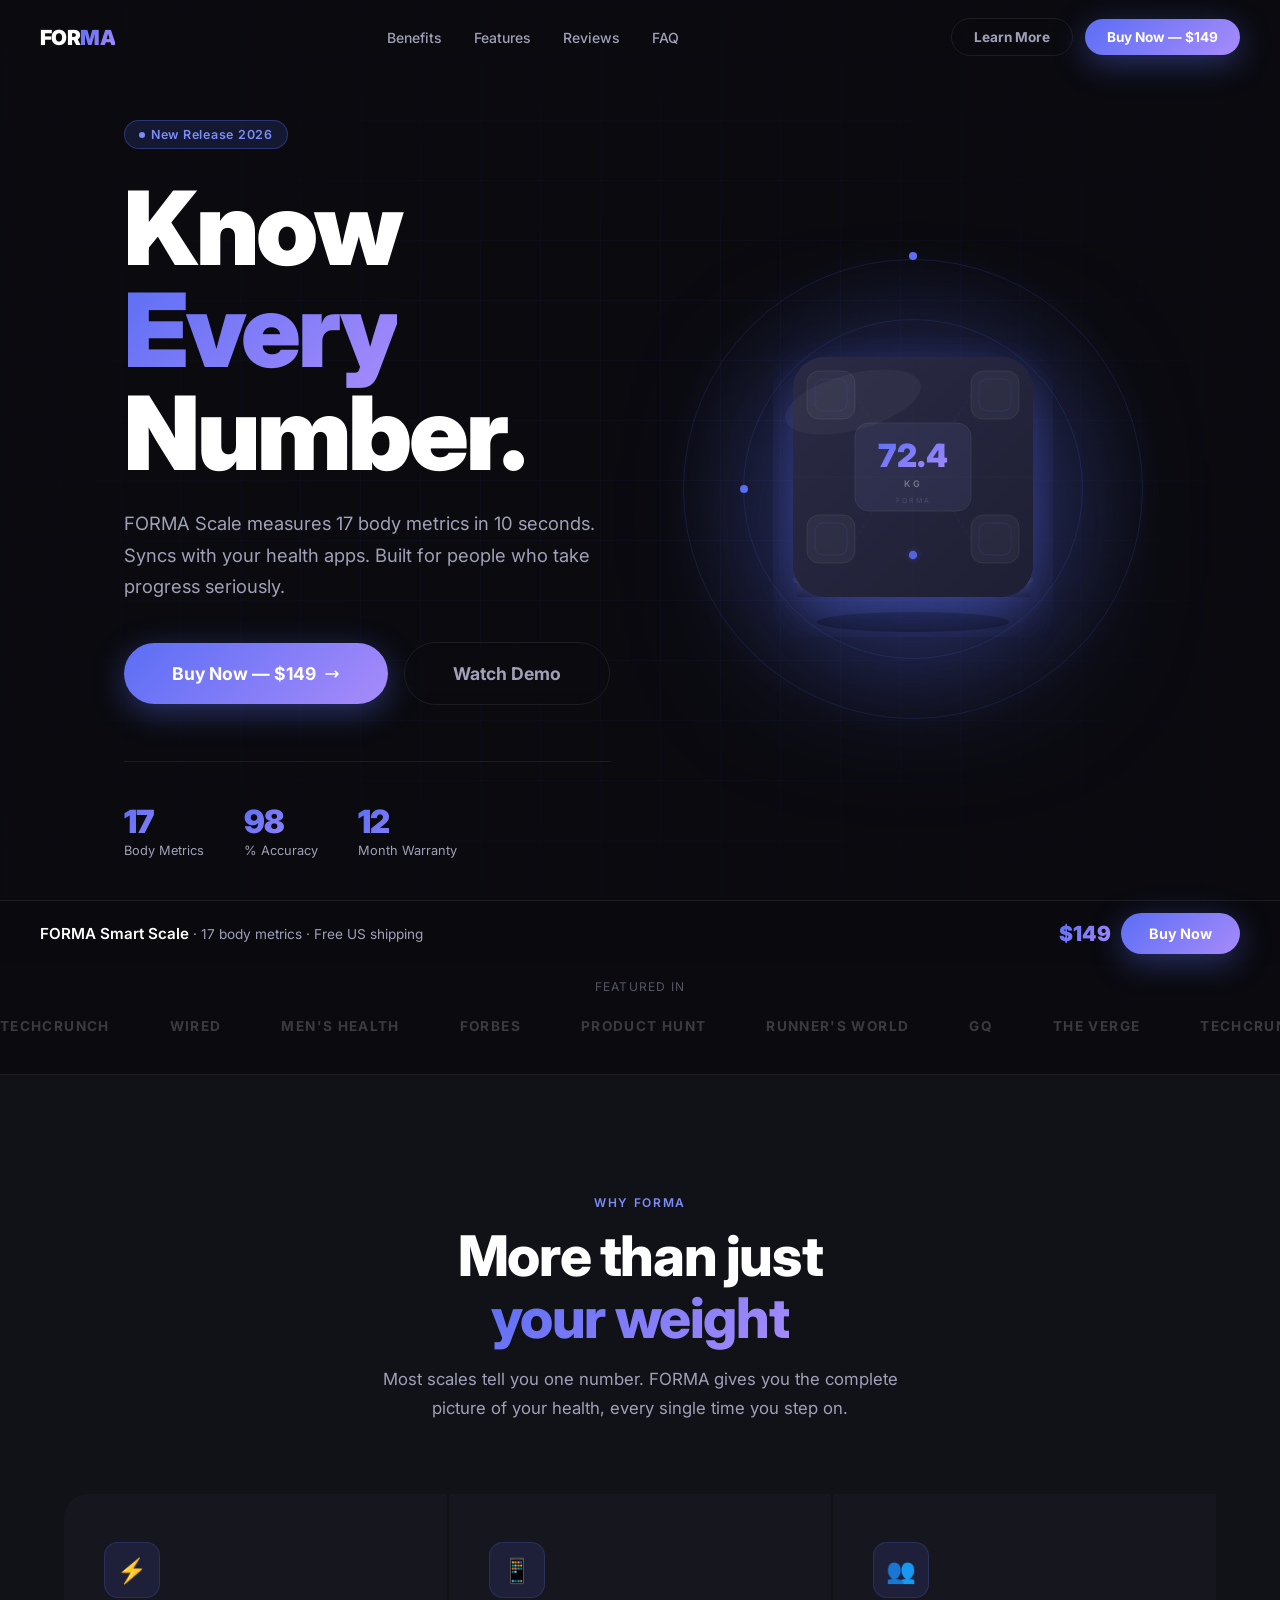
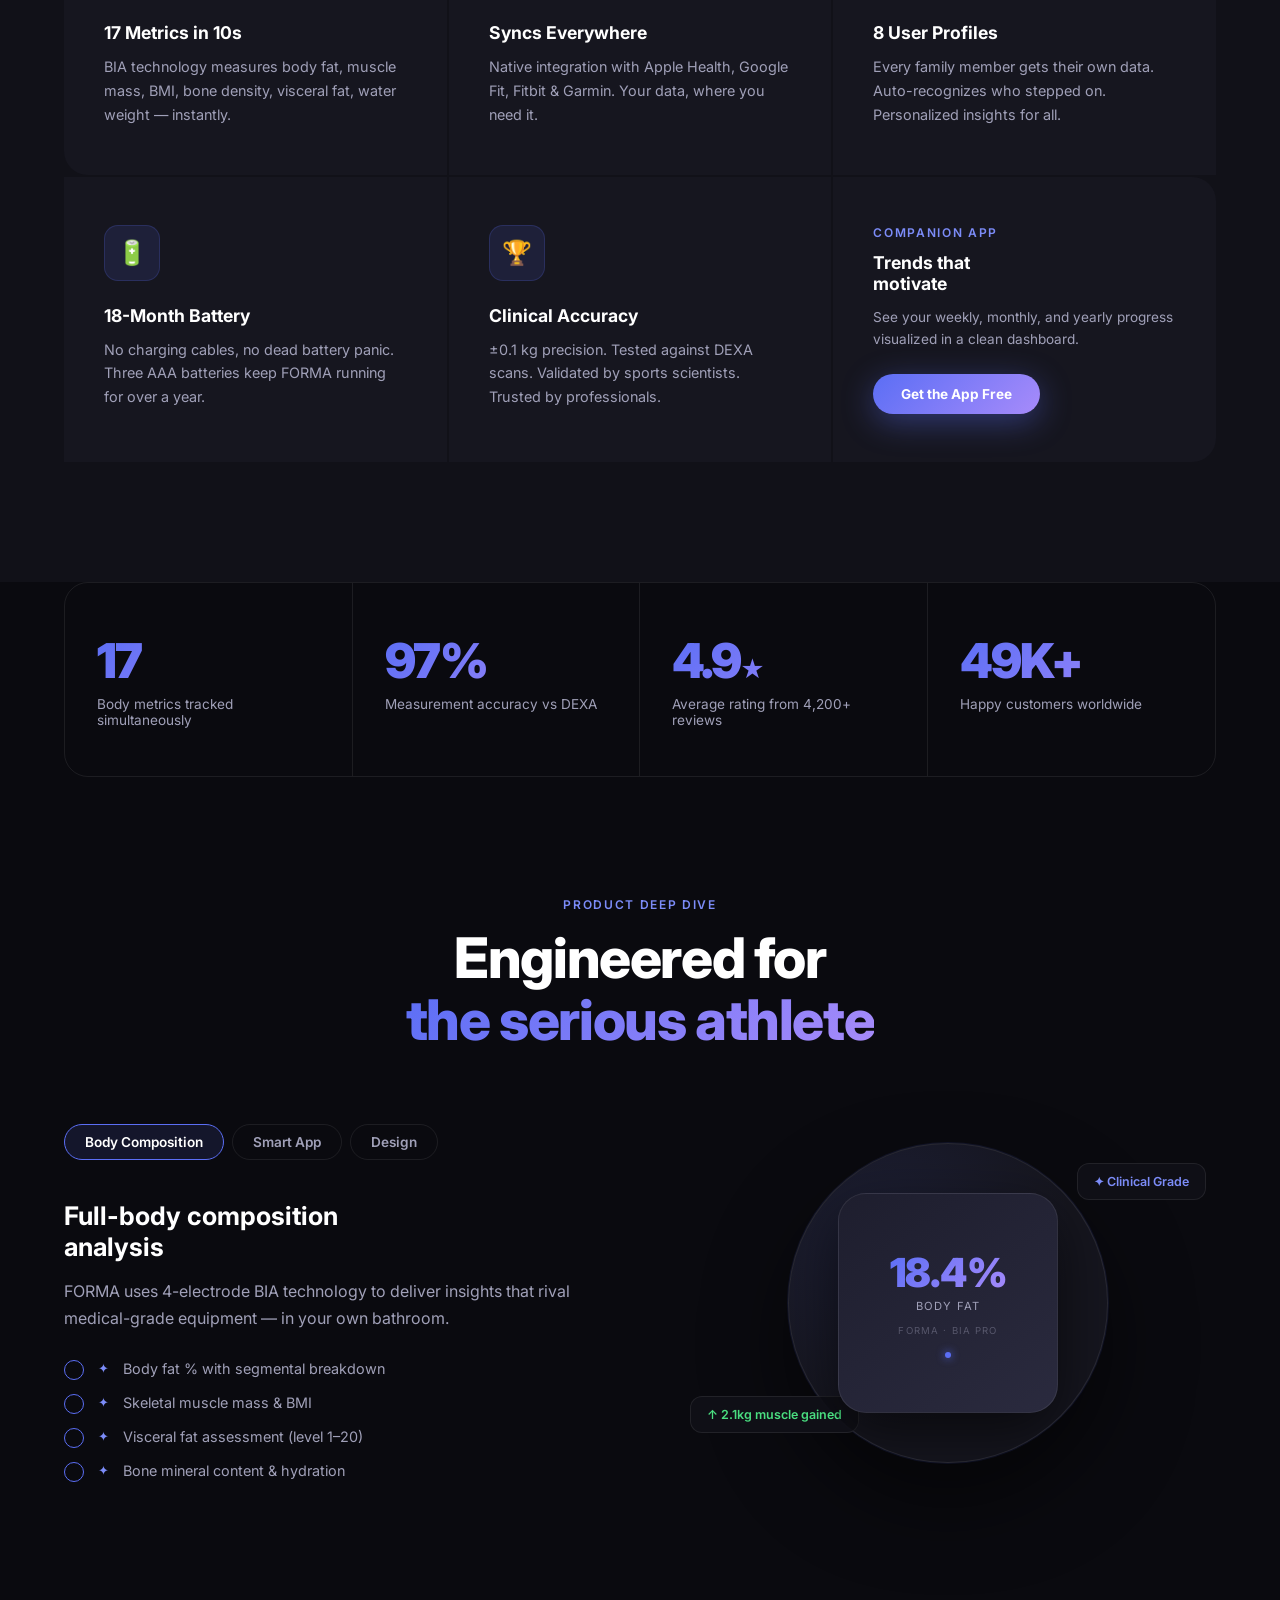
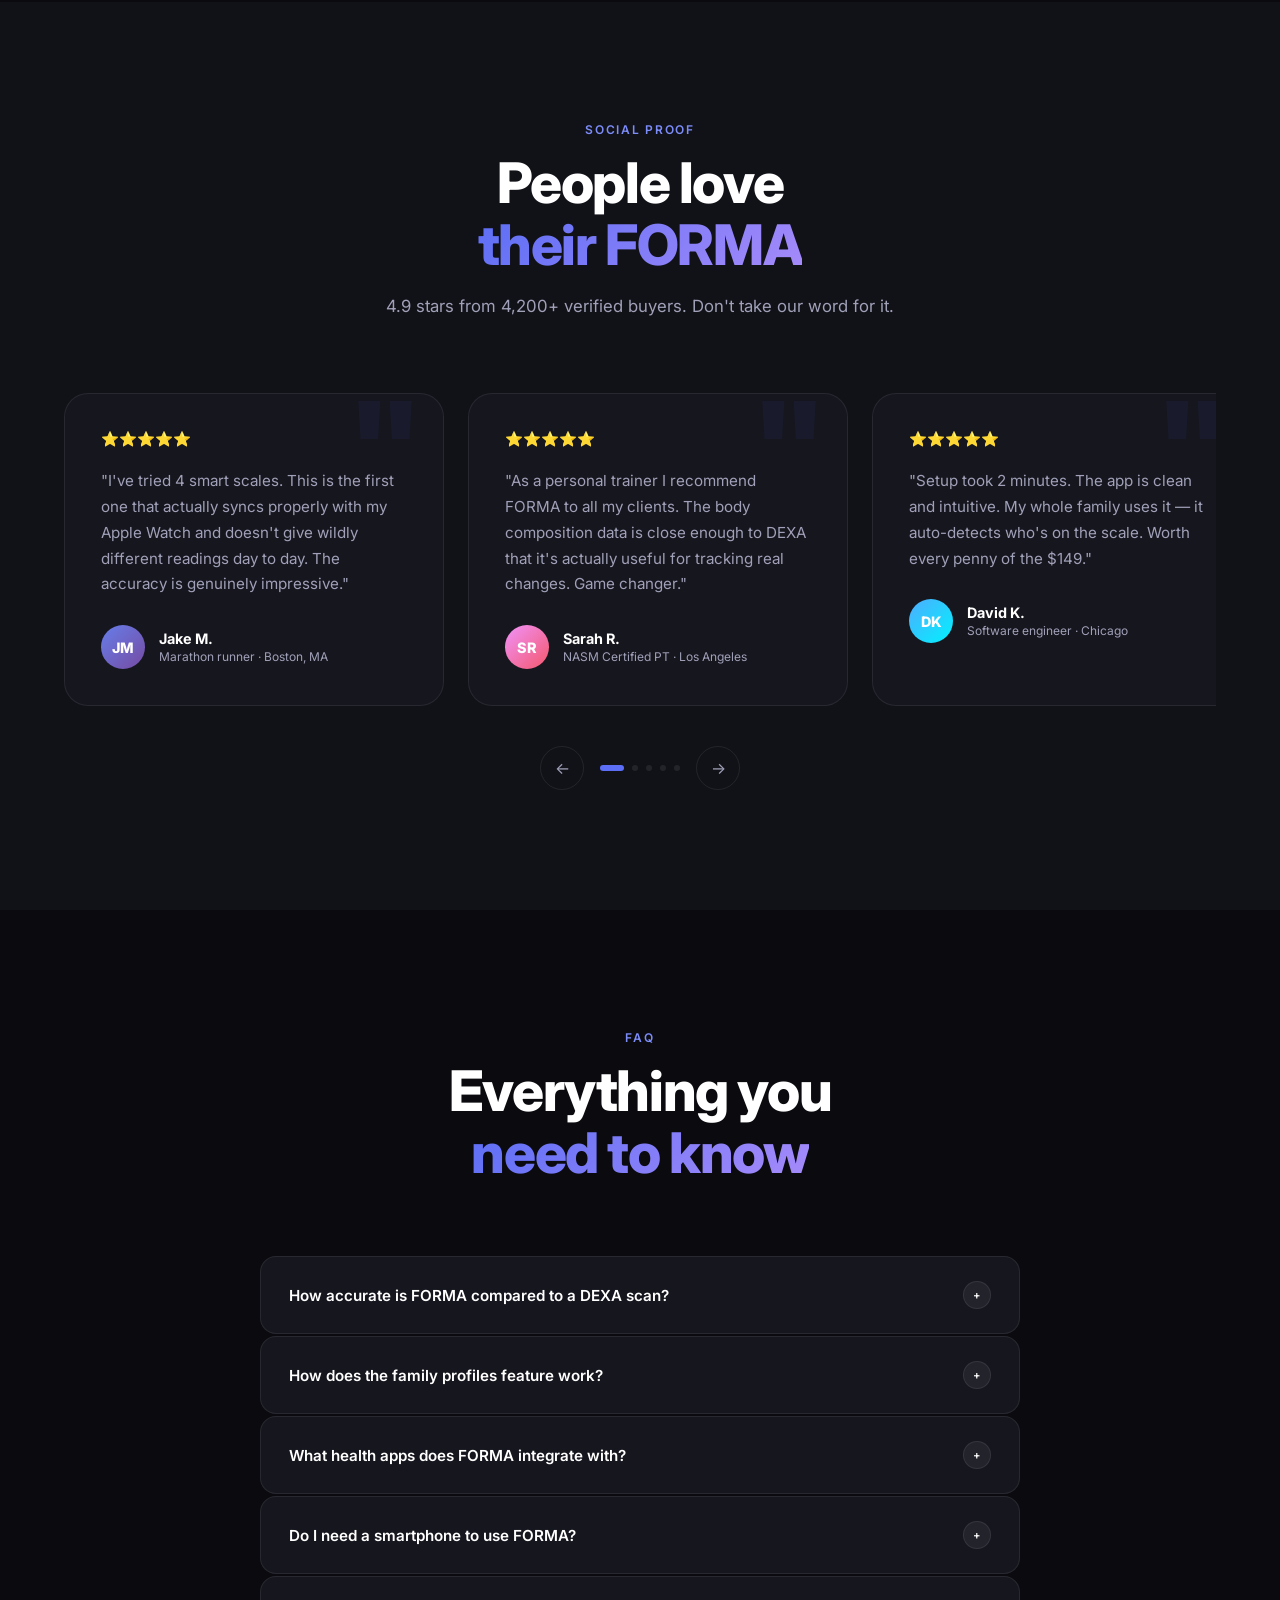
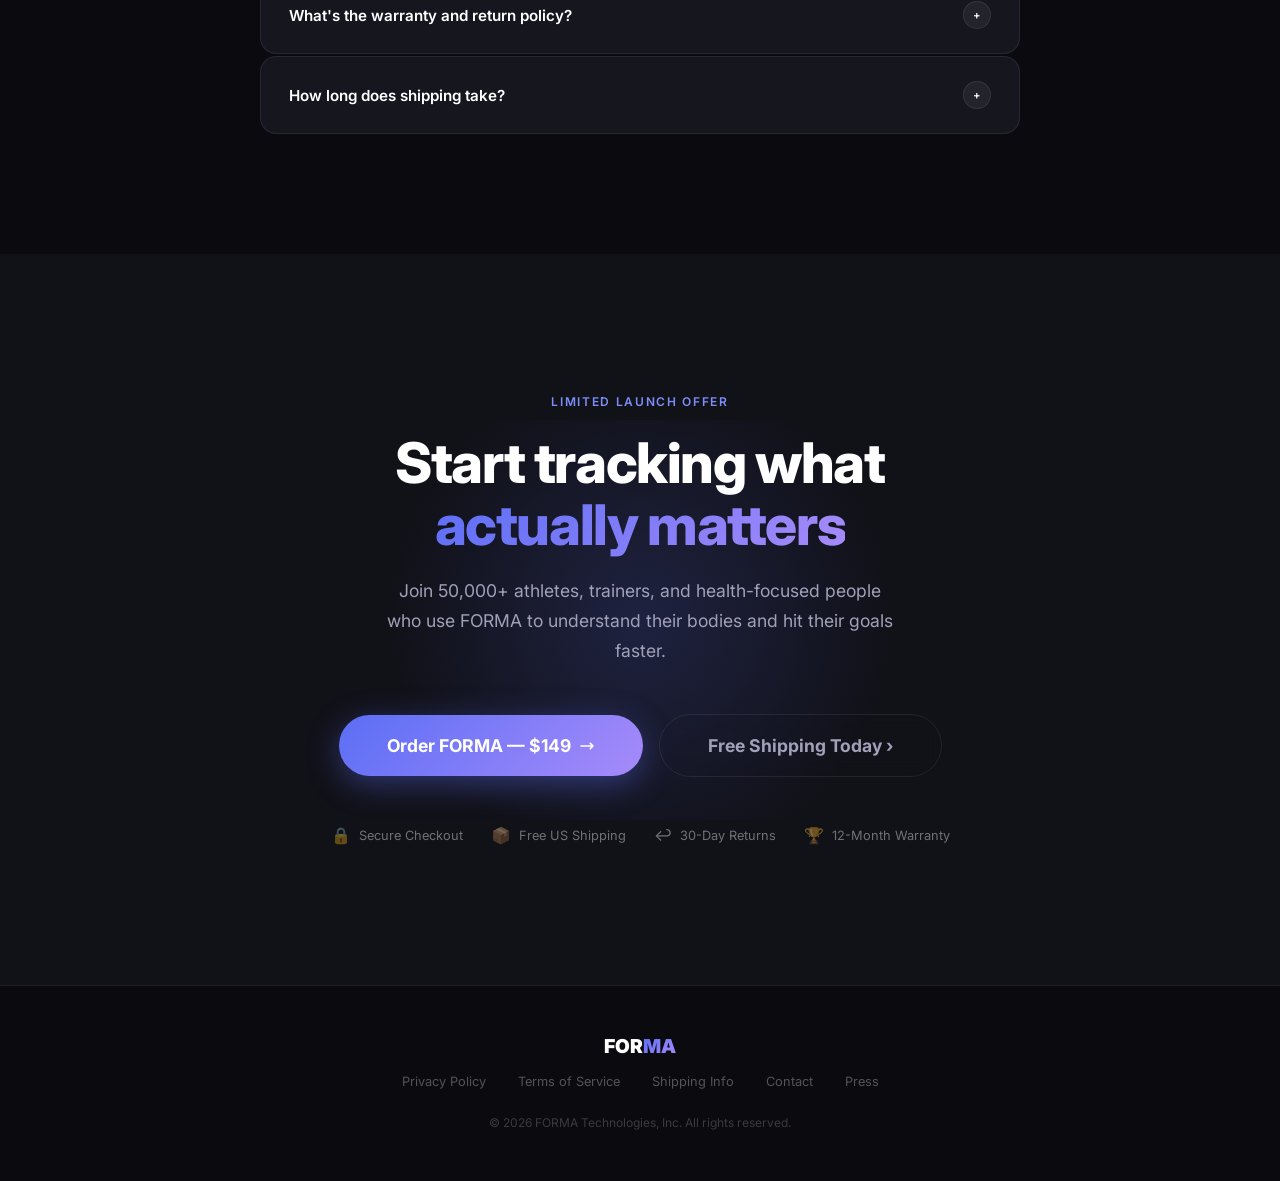
<file: forma-scale/index.html>
<!DOCTYPE html>
<html lang="en">
<head>
  <meta charset="UTF-8" />
  <meta name="viewport" content="width=device-width, initial-scale=1.0" />
  <title>FORMA Scale — Know Your Body. Own Your Progress.</title>
  <link rel="icon" href="data:image/svg+xml,%3Csvg xmlns='http://www.w3.org/2000/svg' viewBox='0 0 32 32'%3E%3Cdefs%3E%3ClinearGradient id='g' x1='0%25' y1='0%25' x2='100%25' y2='100%25'%3E%3Cstop offset='0%25' stop-color='%235b6ef5'/%3E%3Cstop offset='100%25' stop-color='%23a78bfa'/%3E%3C/linearGradient%3E%3C/defs%3E%3Crect width='32' height='32' rx='8' fill='%230a0a0f'/%3E%3Crect x='4' y='4' width='24' height='24' rx='6' fill='url(%23g)' opacity='0.15'/%3E%3Crect x='4' y='4' width='24' height='24' rx='6' fill='none' stroke='url(%23g)' stroke-width='1.5' opacity='0.6'/%3E%3Crect x='8' y='8' width='7' height='7' rx='2' fill='url(%23g)' opacity='0.4'/%3E%3Crect x='17' y='8' width='7' height='7' rx='2' fill='url(%23g)' opacity='0.4'/%3E%3Crect x='8' y='17' width='7' height='7' rx='2' fill='url(%23g)' opacity='0.4'/%3E%3Crect x='17' y='17' width='7' height='7' rx='2' fill='url(%23g)' opacity='0.4'/%3E%3Crect x='11' y='11' width='10' height='10' rx='3' fill='%230a0a0f'/%3E%3Ctext x='16' y='19' text-anchor='middle' font-family='sans-serif' font-weight='900' font-size='7' fill='url(%23g)'%3EF%3C/text%3E%3C/svg%3E" />
  <link rel="preconnect" href="https://fonts.googleapis.com" />
  <link rel="preconnect" href="https://fonts.gstatic.com" crossorigin />
  <link href="https://fonts.googleapis.com/css2?family=Inter:wght@300;400;500;600;700;800;900&display=swap" rel="stylesheet" />
  <style>
    /* ─────────────── RESET & BASE ─────────────── */
    *, *::before, *::after { box-sizing: border-box; margin: 0; padding: 0; }
    :root {
      --bg:       #0a0a0f;
      --bg2:      #111118;
      --bg3:      #16161f;
      --border:   rgba(255,255,255,0.08);
      --white:    #ffffff;
      --off:      #a0a0b8;
      --accent:   #5b6ef5;
      --accent2:  #7c8cf8;
      --grad:     linear-gradient(135deg, #5b6ef5 0%, #a78bfa 100%);
      --grad2:    linear-gradient(135deg, #1e1e2e 0%, #0a0a0f 100%);
      --radius:   16px;
      --radius-lg:24px;
      --shadow:   0 24px 80px rgba(0,0,0,.6);
      --shadow-card: 0 8px 40px rgba(0,0,0,.4);
    }
    html { scroll-behavior: smooth; font-size: 16px; overflow-x: hidden; }
    body {
      font-family: 'Inter', sans-serif;
      background: var(--bg);
      color: var(--white);
      overflow-x: hidden;
      -webkit-font-smoothing: antialiased;
    }
    img { max-width: 100%; display: block; }
    a { color: inherit; text-decoration: none; }
    button { cursor: pointer; border: none; background: none; font-family: inherit; }

    /* ─────────────── TYPOGRAPHY ─────────────── */
    .eyebrow {
      font-size: .75rem;
      font-weight: 600;
      letter-spacing: .14em;
      text-transform: uppercase;
      color: var(--accent2);
    }
    h1 { font-size: clamp(2.8rem, 8vw, 6.5rem); font-weight: 900; line-height: 1.0; letter-spacing: -.03em; }
    h2 { font-size: clamp(2rem, 5vw, 3.5rem); font-weight: 800; line-height: 1.1; letter-spacing: -.025em; }
    h3 { font-size: 1.25rem; font-weight: 700; }
    p  { line-height: 1.7; color: var(--off); }

    /* ─────────────── LAYOUT ─────────────── */
    .container { max-width: 1200px; margin: 0 auto; padding: 0 24px; }
    section { padding: 120px 0; position: relative; }

    /* ─────────────── UTILITIES ─────────────── */
    .gradient-text {
      background: var(--grad);
      -webkit-background-clip: text;
      -webkit-text-fill-color: transparent;
      background-clip: text;
    }
    .badge {
      display: inline-flex; align-items: center; gap: 6px;
      background: rgba(91,110,245,.15);
      border: 1px solid rgba(91,110,245,.35);
      color: var(--accent2);
      padding: 6px 14px; border-radius: 100px;
      font-size: .78rem; font-weight: 600; letter-spacing: .06em;
    }
    .badge::before { content: ''; width: 6px; height: 6px; border-radius: 50%; background: var(--accent2); flex-shrink: 0; animation: pulse-dot 2s ease-in-out infinite; }

    /* ─────────────── BUTTONS ─────────────── */
    .btn {
      display: inline-flex; align-items: center; justify-content: center; gap: 8px;
      padding: 16px 36px; border-radius: 100px;
      font-size: 1rem; font-weight: 700;
      transition: transform .2s ease, box-shadow .2s ease, background .2s ease;
      position: relative; overflow: hidden;
    }
    .btn::after {
      content: ''; position: absolute; inset: 0;
      background: rgba(255,255,255,0); transition: background .2s;
    }
    .btn:hover::after { background: rgba(255,255,255,.07); }
    .btn:hover { transform: translateY(-2px); }
    .btn:active { transform: translateY(0); }
    .btn-primary {
      background: var(--grad);
      color: #fff;
      box-shadow: 0 8px 32px rgba(91,110,245,.4);
    }
    .btn-primary:hover { box-shadow: 0 12px 48px rgba(91,110,245,.6); }
    .btn-outline {
      border: 1.5px solid var(--border);
      color: var(--off);
      backdrop-filter: blur(8px);
    }
    .btn-outline:hover { border-color: rgba(255,255,255,.25); color: var(--white); }
    .btn-lg { padding: 20px 48px; font-size: 1.1rem; }

    /* ─────────────── NAV ─────────────── */
    nav {
      position: fixed; top: 0; left: 0; right: 0; z-index: 100;
      padding: 18px 24px;
      transition: background .3s, backdrop-filter .3s, box-shadow .3s;
    }
    nav.scrolled {
      background: rgba(10,10,15,.85);
      backdrop-filter: blur(24px);
      box-shadow: 0 1px 0 var(--border);
    }
    .nav-inner {
      max-width: 1200px; margin: 0 auto;
      display: flex; align-items: center; justify-content: space-between;
    }
    .nav-logo { font-size: 1.3rem; font-weight: 900; letter-spacing: -.03em; }
    .nav-logo span { background: var(--grad); -webkit-background-clip: text; -webkit-text-fill-color: transparent; background-clip: text; }
    .nav-links { display: flex; align-items: center; gap: 32px; list-style: none; }
    .nav-links a { font-size: .875rem; font-weight: 500; color: var(--off); transition: color .2s; }
    .nav-links a:hover { color: var(--white); }
    .nav-cta { display: flex; align-items: center; gap: 12px; }
    .nav-mobile-toggle { display: none; flex-direction: column; gap: 5px; padding: 4px; }
    .nav-mobile-toggle span { display: block; width: 22px; height: 2px; background: var(--white); border-radius: 2px; transition: .3s; }
    .nav-mobile-toggle.open span:nth-child(1) { transform: translateY(7px) rotate(45deg); }
    .nav-mobile-toggle.open span:nth-child(2) { opacity: 0; transform: scaleX(0); }
    .nav-mobile-toggle.open span:nth-child(3) { transform: translateY(-7px) rotate(-45deg); }
    .nav-mobile-menu {
      display: none;
      position: fixed; top: 0; left: 0; right: 0; bottom: 0; z-index: 90;
      background: rgba(10,10,15,.97); backdrop-filter: blur(24px);
      flex-direction: column; align-items: center; justify-content: center; gap: 8px;
      opacity: 0; transition: opacity .25s ease;
    }
    .nav-mobile-menu.open { display: flex; }
    .nav-mobile-menu.visible { opacity: 1; }
    .nav-mobile-menu a {
      font-size: 2rem; font-weight: 800; color: var(--white);
      letter-spacing: -.02em; padding: 12px 0;
      transition: color .2s;
    }
    .nav-mobile-menu a:hover { color: var(--accent2); }
    .nav-mobile-menu-cta { margin-top: 24px; }

    /* ─────────────── HERO ─────────────── */
    #hero {
      min-height: 100svh;
      display: flex; align-items: center;
      padding: 120px 0 80px;
      overflow: hidden;
    }
    .hero-grid {
      display: grid; grid-template-columns: 1fr 1fr;
      gap: 60px; align-items: center;
    }
    .hero-content { position: relative; z-index: 2; }
    .hero-content .badge { margin-bottom: 28px; }
    .hero-content h1 { margin-bottom: 24px; }
    .hero-content p { font-size: 1.15rem; max-width: 480px; margin-bottom: 40px; }
    .hero-actions { display: flex; align-items: center; gap: 16px; flex-wrap: wrap; }
    .hero-stats {
      display: flex; gap: 40px; margin-top: 56px;
      padding-top: 40px; border-top: 1px solid var(--border);
    }
    .stat-num { font-size: 2rem; font-weight: 900; letter-spacing: -.03em; }
    .stat-label { font-size: .8rem; color: var(--off); margin-top: 2px; }
    .hero-visual {
      position: relative; display: flex;
      justify-content: center; align-items: center;
    }
    .hero-scale-wrap {
      position: relative; width: 420px; height: 420px;
      display: flex; justify-content: center; align-items: center;
    }
    .hero-scale-wrap::before {
      content: ''; position: absolute; inset: -40px;
      background: radial-gradient(circle, rgba(91,110,245,.25) 0%, transparent 70%);
      border-radius: 50%; animation: glow-pulse 3s ease-in-out infinite;
    }
    .scale-svg-wrapper {
      position: relative; z-index: 2;
      filter: drop-shadow(0 40px 80px rgba(91,110,245,.35));
      animation: float 5s ease-in-out infinite;
    }
    .orbit {
      position: absolute; border-radius: 50%; border: 1px solid rgba(91,110,245,.15);
      animation: spin linear infinite;
    }
    .orbit-1 { width: 340px; height: 340px; animation-duration: 20s; }
    .orbit-2 { width: 460px; height: 460px; animation-duration: 35s; animation-direction: reverse; }
    .orbit-dot {
      position: absolute; top: 50%; left: -4px;
      width: 8px; height: 8px; border-radius: 50%;
      background: var(--accent); margin-top: -4px;
    }
    .metric-card {
      position: absolute; background: rgba(22,22,31,.9);
      border: 1px solid var(--border); border-radius: 14px;
      padding: 12px 18px; backdrop-filter: blur(12px);
      display: flex; align-items: center; gap: 12px;
      box-shadow: var(--shadow-card);
      animation: float-card 4s ease-in-out infinite;
    }
    .metric-card:nth-child(1) { top: 60px; right: -20px; animation-delay: 0s; }
    .metric-card:nth-child(2) { bottom: 80px; left: -30px; animation-delay: 1.5s; }
    .metric-icon { font-size: 1.4rem; }
    .metric-value { font-weight: 800; font-size: 1rem; }
    .metric-label { font-size: .7rem; color: var(--off); }
    .hero-bg-grid {
      position: absolute; inset: 0; z-index: 0; pointer-events: none;
      background-image:
        linear-gradient(rgba(91,110,245,.04) 1px, transparent 1px),
        linear-gradient(90deg, rgba(91,110,245,.04) 1px, transparent 1px);
      background-size: 60px 60px;
      mask-image: radial-gradient(ellipse 70% 70% at 50% 50%, black 30%, transparent 100%);
    }

    /* ─────────────── LOGOS STRIP ─────────────── */
    #logos {
      padding: 40px 0;
      border-top: 1px solid var(--border);
      border-bottom: 1px solid var(--border);
      overflow: hidden;
    }
    .logos-label { text-align: center; font-size: .75rem; letter-spacing: .1em; text-transform: uppercase; color: rgba(160,160,184,.5); margin-bottom: 24px; }
    .logos-track {
      display: flex; gap: 60px; align-items: center;
      animation: marquee 25s linear infinite;
      width: max-content;
    }
    .logos-track-wrap { overflow: hidden; }
    .logo-item { font-size: .85rem; font-weight: 700; letter-spacing: .1em; text-transform: uppercase; color: rgba(255,255,255,.2); white-space: nowrap; transition: color .3s; }
    .logo-item:hover { color: rgba(255,255,255,.5); }

    /* ─────────────── BENEFITS ─────────────── */
    #benefits { background: var(--bg2); }
    .section-header { text-align: center; margin-bottom: 72px; }
    .section-header .eyebrow { margin-bottom: 16px; }
    .section-header h2 { margin-bottom: 16px; }
    .section-header p { max-width: 560px; margin: 0 auto; font-size: 1.05rem; }
    .benefits-grid { display: grid; grid-template-columns: repeat(3, 1fr); gap: 2px; }
    .benefit-card {
      background: var(--bg3);
      padding: 48px 40px;
      position: relative; overflow: hidden;
      transition: background .3s;
    }
    .benefit-card::before {
      content: ''; position: absolute; top: 0; left: 0; right: 0;
      height: 2px; background: var(--grad);
      transform: scaleX(0); transform-origin: left;
      transition: transform .4s ease;
    }
    .benefit-card:hover { background: #1a1a26; }
    .benefit-card:hover::before { transform: scaleX(1); }
    .benefit-card:first-child { border-radius: var(--radius-lg) 0 0 var(--radius-lg); }
    .benefit-card:last-child  { border-radius: 0 var(--radius-lg) var(--radius-lg) 0; }
    .benefit-icon {
      width: 56px; height: 56px; border-radius: 14px;
      background: rgba(91,110,245,.12);
      border: 1px solid rgba(91,110,245,.2);
      display: flex; align-items: center; justify-content: center;
      font-size: 1.5rem; margin-bottom: 24px;
      transition: transform .3s, background .3s;
    }
    .benefit-card:hover .benefit-icon { transform: scale(1.1) rotate(-4deg); background: rgba(91,110,245,.22); }
    .benefit-card h3 { margin-bottom: 12px; font-size: 1.1rem; }
    .benefit-card p { font-size: .9rem; line-height: 1.65; }

    /* ─────────────── SHOWCASE ─────────────── */
    #showcase { overflow: hidden; }
    .showcase-inner {
      display: grid; grid-template-columns: 1fr 1fr;
      gap: 80px; align-items: center;
    }
    .showcase-tabs {
      display: flex; gap: 8px; flex-wrap: wrap; margin-bottom: 40px;
    }
    .showcase-tab {
      padding: 9px 20px; border-radius: 100px;
      font-size: .85rem; font-weight: 600;
      border: 1.5px solid var(--border);
      color: var(--off); transition: .2s;
    }
    .showcase-tab.active, .showcase-tab:hover {
      border-color: var(--accent); color: var(--white);
      background: rgba(91,110,245,.12);
    }
    .showcase-panel { display: none; }
    .showcase-panel.active { display: block; animation: fade-up .4s ease; }
    .showcase-panel h3 { font-size: 1.6rem; margin-bottom: 16px; }
    .showcase-panel p { margin-bottom: 28px; }
    .feature-list { list-style: none; display: flex; flex-direction: column; gap: 14px; }
    .feature-list li {
      display: flex; align-items: flex-start; gap: 14px;
      font-size: .9rem; color: var(--off);
    }
    .feature-list li::before {
      content: '';
      flex-shrink: 0; width: 20px; height: 20px; border-radius: 50%;
      background: var(--grad);
      background-clip: text; -webkit-background-clip: text;
      border: 1.5px solid var(--accent);
      display: flex; align-items: center; justify-content: center;
      font-size: .65rem;
      color: var(--accent); line-height: 18px; text-align: center;
    }
    .feature-check { flex-shrink: 0; color: var(--accent2); font-size: .8rem; margin-top: 1px; }
    .showcase-device {
      position: relative; display: flex;
      justify-content: center; align-items: center;
    }
    .device-frame {
      width: 320px; height: 320px; border-radius: 50%;
      background: var(--bg3); border: 1px solid var(--border);
      display: flex; align-items: center; justify-content: center;
      position: relative; overflow: hidden;
      box-shadow: 0 0 0 1px rgba(91,110,245,.1), 0 40px 80px rgba(0,0,0,.5);
    }
    .device-frame::before {
      content: ''; position: absolute; inset: 0;
      background: radial-gradient(circle at 30% 30%, rgba(91,110,245,.1), transparent 60%);
    }
    .scale-visual {
      width: 220px; height: 220px; border-radius: 28px;
      background: linear-gradient(145deg, #1e1e2e, #2a2a3e);
      border: 1px solid rgba(255,255,255,.08);
      display: flex; flex-direction: column;
      align-items: center; justify-content: center;
      box-shadow: 0 20px 60px rgba(0,0,0,.6);
      position: relative; z-index: 2;
      transition: transform .3s;
    }
    .scale-visual:hover { transform: scale(1.04); }
    .scale-display {
      font-size: 2.5rem; font-weight: 900; letter-spacing: -.03em;
      background: var(--grad); -webkit-background-clip: text; -webkit-text-fill-color: transparent; background-clip: text;
    }
    .scale-unit { font-size: .7rem; color: var(--off); margin-top: 2px; letter-spacing: .1em; }
    .scale-label { font-size: .6rem; color: rgba(160,160,184,.4); text-transform: uppercase; letter-spacing: .12em; margin-top: 12px; }
    .scale-led { width: 6px; height: 6px; border-radius: 50%; background: var(--accent); margin-top: 16px; box-shadow: 0 0 8px var(--accent); animation: led-blink 2s ease-in-out infinite; }
    .showcase-float {
      position: absolute; background: rgba(16,16,24,.95);
      border: 1px solid var(--border); border-radius: 12px;
      padding: 10px 16px; backdrop-filter: blur(12px);
      font-size: .78rem; font-weight: 600;
    }
    .showcase-float.top { top: 20px; right: 10px; color: var(--accent2); }
    .showcase-float.bottom { bottom: 30px; left: 10px; color: #4ade80; }

    /* ─────────────── METRICS STRIP ─────────────── */
    #metrics { padding: 0; }
    .metrics-grid {
      display: grid; grid-template-columns: repeat(4, 1fr);
      border: 1px solid var(--border); border-radius: var(--radius-lg);
      overflow: hidden;
    }
    .metric-box {
      padding: 48px 32px; position: relative;
      border-right: 1px solid var(--border);
      transition: background .3s;
    }
    .metric-box:last-child { border-right: none; }
    .metric-box:hover { background: var(--bg3); }
    .metric-big { font-size: 3rem; font-weight: 900; letter-spacing: -.04em; background: var(--grad); -webkit-background-clip: text; -webkit-text-fill-color: transparent; background-clip: text; }
    .metric-desc { font-size: .85rem; color: var(--off); margin-top: 6px; }

    /* ─────────────── REVIEWS ─────────────── */
    #reviews { background: var(--bg2); }
    .reviews-slider { position: relative; overflow: hidden; }
    .reviews-track {
      display: flex; gap: 24px;
      transition: transform .5s cubic-bezier(.4,0,.2,1);
      will-change: transform;
    }
    .review-card {
      flex: 0 0 380px; background: var(--bg3);
      border: 1px solid var(--border); border-radius: var(--radius-lg);
      padding: 36px; position: relative; overflow: hidden;
    }
    .review-card::before {
      content: '"'; position: absolute; top: -10px; right: 24px;
      font-size: 8rem; font-weight: 900; color: rgba(91,110,245,.06);
      line-height: 1; pointer-events: none;
    }
    .review-stars { display: flex; gap: 4px; font-size: .9rem; margin-bottom: 20px; }
    .review-text { font-size: .95rem; line-height: 1.7; color: var(--off); margin-bottom: 28px; }
    .review-author { display: flex; align-items: center; gap: 14px; }
    .review-avatar {
      width: 44px; height: 44px; border-radius: 50%;
      background: var(--grad); display: flex; align-items: center;
      justify-content: center; font-weight: 800; font-size: .9rem; flex-shrink: 0;
    }
    .review-name { font-weight: 700; font-size: .9rem; }
    .review-role { font-size: .75rem; color: var(--off); margin-top: 2px; }
    .slider-controls {
      display: flex; align-items: center; justify-content: center;
      gap: 16px; margin-top: 40px;
    }
    .slider-btn {
      width: 44px; height: 44px; border-radius: 50%;
      border: 1.5px solid var(--border); color: var(--off);
      display: flex; align-items: center; justify-content: center;
      font-size: 1rem; transition: .2s;
    }
    .slider-btn:hover { border-color: var(--accent); color: var(--white); background: rgba(91,110,245,.1); }
    .slider-dots { display: flex; gap: 8px; align-items: center; }
    .slider-dot { width: 6px; height: 6px; border-radius: 50%; background: var(--border); transition: .3s; cursor: pointer; }
    .slider-dot.active { background: var(--accent); width: 24px; border-radius: 3px; }

    /* ─────────────── FAQ ─────────────── */
    #faq { background: var(--bg); }
    .faq-list { max-width: 760px; margin: 0 auto; display: flex; flex-direction: column; gap: 2px; }
    .faq-item {
      background: var(--bg3); border-radius: var(--radius);
      overflow: hidden; border: 1px solid var(--border);
      transition: border-color .3s;
    }
    .faq-item.open { border-color: rgba(91,110,245,.3); }
    .faq-q {
      width: 100%; display: flex; align-items: center;
      justify-content: space-between; gap: 20px;
      padding: 24px 28px;
      font-weight: 600; font-size: .95rem; text-align: left;
      color: var(--white); transition: color .2s;
    }
    .faq-q:hover { color: var(--accent2); }
    .faq-icon {
      width: 28px; height: 28px; border-radius: 50%;
      background: rgba(255,255,255,.06); border: 1px solid var(--border);
      display: flex; align-items: center; justify-content: center;
      font-size: .7rem; flex-shrink: 0; transition: .3s;
    }
    .faq-item.open .faq-icon { background: rgba(91,110,245,.15); border-color: var(--accent); transform: rotate(45deg); }
    .faq-a {
      max-height: 0; overflow: hidden;
      transition: max-height .35s cubic-bezier(.4,0,.2,1), padding .35s;
    }
    .faq-a-inner { padding: 0 28px 24px; font-size: .9rem; line-height: 1.75; color: var(--off); }

    /* ─────────────── CLOSING CTA ─────────────── */
    #closing-cta {
      background: var(--bg2); text-align: center;
      padding: 140px 24px;
    }
    .cta-glow {
      position: absolute; width: 600px; height: 400px;
      background: radial-gradient(circle, rgba(91,110,245,.18) 0%, transparent 70%);
      left: 50%; top: 50%; transform: translate(-50%,-50%);
      pointer-events: none;
    }
    #closing-cta .container { position: relative; z-index: 2; }
    #closing-cta .eyebrow { margin-bottom: 24px; }
    #closing-cta h2 { margin-bottom: 20px; }
    #closing-cta p { font-size: 1.1rem; max-width: 520px; margin: 0 auto 48px; }
    .cta-group { display: flex; justify-content: center; align-items: center; gap: 16px; flex-wrap: wrap; }
    .trust-badges {
      display: flex; justify-content: center; align-items: center;
      gap: 28px; flex-wrap: wrap; margin-top: 48px;
    }
    .trust-badge { display: flex; align-items: center; gap: 8px; font-size: .8rem; color: rgba(255,255,255,.4); }
    .trust-badge span:first-child { font-size: 1rem; }

    /* ─────────────── FOOTER ─────────────── */
    footer {
      background: var(--bg); border-top: 1px solid var(--border);
      padding: 48px 24px; text-align: center;
    }
    .footer-logo { font-size: 1.2rem; font-weight: 900; margin-bottom: 16px; }
    .footer-logo span { background: var(--grad); -webkit-background-clip: text; -webkit-text-fill-color: transparent; background-clip: text; }
    .footer-links { display: flex; justify-content: center; gap: 32px; flex-wrap: wrap; margin-bottom: 24px; }
    .footer-links a { font-size: .8rem; color: rgba(255,255,255,.3); transition: color .2s; }
    .footer-links a:hover { color: var(--white); }
    footer p { font-size: .75rem; color: rgba(255,255,255,.2); }

    /* ─────────────── STICKY CTA ─────────────── */
    .sticky-bar {
      position: fixed; bottom: 0; left: 0; right: 0; z-index: 50;
      background: rgba(10,10,15,.92); backdrop-filter: blur(20px);
      border-top: 1px solid var(--border);
      padding: 12px 24px;
      transform: translateY(100%); transition: transform .4s cubic-bezier(.4,0,.2,1);
    }
    .sticky-bar-inner {
      max-width: 1200px; margin: 0 auto;
      display: flex; align-items: center; justify-content: space-between; gap: 16px;
    }
    .sticky-bar.visible { transform: translateY(0); }
    .sticky-bar-text { font-size: .95rem; font-weight: 600; }
    .sticky-bar-text span { color: var(--off); font-weight: 400; font-size: .85rem; }
    .sticky-bar-actions { display: flex; gap: 10px; align-items: center; flex-shrink: 0; }
    .sticky-price { font-size: 1.3rem; font-weight: 900; background: var(--grad); -webkit-background-clip: text; -webkit-text-fill-color: transparent; background-clip: text; }

    /* ─────────────── SCROLL REVEAL ─────────────── */
    .reveal {
      opacity: 0; transform: translateY(40px);
      transition: opacity .7s ease, transform .7s ease;
    }
    .reveal.visible { opacity: 1; transform: translateY(0); }
    .reveal-delay-1 { transition-delay: .1s; }
    .reveal-delay-2 { transition-delay: .2s; }
    .reveal-delay-3 { transition-delay: .3s; }
    .reveal-delay-4 { transition-delay: .4s; }

    /* ─────────────── PROGRESS BAR ─────────────── */
    .progress-bar {
      position: fixed; top: 0; left: 0; z-index: 200;
      height: 3px; background: var(--grad);
      width: 0%; transition: width .1s linear;
    }

    /* ─────────────── ANIMATIONS ─────────────── */
    @keyframes float { 0%,100%{transform:translateY(0)} 50%{transform:translateY(-16px)} }
    @keyframes float-card { 0%,100%{transform:translateY(0)} 50%{transform:translateY(-8px)} }
    @keyframes glow-pulse { 0%,100%{opacity:.7;transform:scale(1)} 50%{opacity:1;transform:scale(1.05)} }
    @keyframes spin { from{transform:rotate(0deg)} to{transform:rotate(360deg)} }
    @keyframes pulse-dot { 0%,100%{opacity:1;transform:scale(1)} 50%{opacity:.5;transform:scale(1.5)} }
    @keyframes led-blink { 0%,100%{opacity:1;box-shadow:0 0 8px var(--accent)} 50%{opacity:.4;box-shadow:0 0 3px var(--accent)} }
    @keyframes marquee { from{transform:translateX(0)} to{transform:translateX(-50%)} }
    @keyframes fade-up { from{opacity:0;transform:translateY(12px)} to{opacity:1;transform:translateY(0)} }
    @keyframes counter-anim { from { opacity: 0; transform: translateY(20px); } to { opacity: 1; transform: translateY(0); } }

    /* ─────────────── RESPONSIVE ─────────────── */
    @media (max-width: 900px) {
      section { padding: 80px 0; }
      .hero-grid { grid-template-columns: 1fr; gap: 60px; text-align: center; }
      .hero-content p { margin: 0 auto 40px; }
      .hero-actions { justify-content: center; }
      .hero-stats { justify-content: center; }
      .hero-scale-wrap { width: 300px; height: 300px; }
      .orbit-1 { width: 260px; height: 260px; }
      .orbit-2 { width: 340px; height: 340px; }
      .metrics-grid { grid-template-columns: repeat(2,1fr); }
      .metric-box:nth-child(2) { border-right: none; }
      .metric-box { border-bottom: 1px solid var(--border); }
      .metric-box:nth-child(3), .metric-box:nth-child(4) { border-bottom: none; }
      .metric-box:nth-child(4) { border-right: none; }
      .benefits-grid { grid-template-columns: 1fr; }
      .benefit-card:first-child, .benefit-card:last-child { border-radius: var(--radius); }
      .benefit-card { border-radius: var(--radius); }
      .showcase-inner { grid-template-columns: 1fr; gap: 48px; }
      .review-card { flex: 0 0 300px; }
      .nav-links, .nav-cta { display: none; }
      .nav-mobile-toggle { display: flex; }
      .sticky-bar { padding: 10px 16px; }
      .sticky-bar-inner { gap: 10px; }
      .sticky-bar-text span { display: none; }
    }
    @media (max-width: 480px) {
      h1 { font-size: 2.6rem; }
      .hero-scale-wrap { width: 260px; height: 260px; }
      .orbit-1 { width: 200px; height: 200px; }
      .orbit-2 { width: 280px; height: 280px; }
      .metric-card:nth-child(1) { right: -10px; }
      .metric-card:nth-child(2) { left: -10px; }
      .metrics-grid { grid-template-columns: 1fr; }
      .metric-box { border-right: none; }
    }
  </style>
</head>
<body>

  <!-- PROGRESS BAR -->
  <div class="progress-bar" id="progressBar"></div>

  <!-- NAV -->
  <nav id="navbar">
    <div class="nav-inner">
      <div class="nav-logo">FOR<span>MA</span></div>
      <ul class="nav-links">
        <li><a href="#benefits">Benefits</a></li>
        <li><a href="#showcase">Features</a></li>
        <li><a href="#reviews">Reviews</a></li>
        <li><a href="#faq">FAQ</a></li>
      </ul>
      <div class="nav-cta">
        <button class="btn btn-outline" style="padding:10px 22px;font-size:.85rem;">Learn More</button>
        <button class="btn btn-primary" style="padding:10px 22px;font-size:.85rem;">Buy Now — $149</button>
      </div>
      <button class="nav-mobile-toggle" id="mobileToggle" aria-label="Menu">
        <span></span><span></span><span></span>
      </button>
    </div>
  </nav>

  <!-- HERO -->
  <section id="hero">
    <div class="hero-bg-grid"></div>
    <div class="container">
      <div class="hero-grid">
        <div class="hero-content">
          <div class="badge reveal">New Release 2026</div>
          <h1 class="reveal reveal-delay-1">Know<br/><span class="gradient-text">Every</span><br/>Number.</h1>
          <p class="reveal reveal-delay-2">FORMA Scale measures 17 body metrics in 10 seconds. Syncs with your health apps. Built for people who take progress seriously.</p>
          <div class="hero-actions reveal reveal-delay-3">
            <button class="btn btn-primary btn-lg">Buy Now — $149
              <svg width="16" height="16" fill="none" viewBox="0 0 24 24" stroke="currentColor" stroke-width="2.5"><path stroke-linecap="round" stroke-linejoin="round" d="M17 8l4 4m0 0l-4 4m4-4H3"/></svg>
            </button>
            <button class="btn btn-outline btn-lg">Watch Demo</button>
          </div>
          <div class="hero-stats reveal reveal-delay-4">
            <div>
              <div class="stat-num gradient-text" data-count="17">0</div>
              <div class="stat-label">Body Metrics</div>
            </div>
            <div>
              <div class="stat-num gradient-text" data-count="98">0</div>
              <div class="stat-label">% Accuracy</div>
            </div>
            <div>
              <div class="stat-num gradient-text" data-count="12">0</div>
              <div class="stat-label">Month Warranty</div>
            </div>
          </div>
        </div>

        <div class="hero-visual">
          <div class="hero-scale-wrap">
            <div class="orbit orbit-1"><div class="orbit-dot"></div></div>
            <div class="orbit orbit-2"><div class="orbit-dot" style="top:-4px;left:50%;margin-left:-4px;"></div></div>
            <div class="scale-svg-wrapper">
              <!-- SVG Smart Scale Illustration — square platform view -->
              <svg width="280" height="300" viewBox="0 0 280 300" fill="none" xmlns="http://www.w3.org/2000/svg">
                <defs>
                  <linearGradient id="scaleGrad" x1="0%" y1="0%" x2="100%" y2="100%">
                    <stop offset="0%" stop-color="#22223a"/>
                    <stop offset="100%" stop-color="#1a1a2e"/>
                  </linearGradient>
                  <linearGradient id="scaleFaceGrad" x1="0%" y1="0%" x2="100%" y2="100%">
                    <stop offset="0%" stop-color="#2a2a44"/>
                    <stop offset="100%" stop-color="#1e1e34"/>
                  </linearGradient>
                  <linearGradient id="screenGrad" x1="0%" y1="0%" x2="100%" y2="100%">
                    <stop offset="0%" stop-color="#5b6ef5"/>
                    <stop offset="100%" stop-color="#a78bfa"/>
                  </linearGradient>
                  <linearGradient id="edgeGrad" x1="0%" y1="0%" x2="0%" y2="100%">
                    <stop offset="0%" stop-color="#3a3a58"/>
                    <stop offset="100%" stop-color="#14141f"/>
                  </linearGradient>
                  <filter id="scaleShadow" x="-30%" y="-20%" width="160%" height="160%">
                    <feDropShadow dx="0" dy="16" stdDeviation="24" flood-color="rgba(91,110,245,0.35)"/>
                  </filter>
                  <clipPath id="faceClip">
                    <rect x="20" y="20" width="240" height="240" rx="32"/>
                  </clipPath>
                </defs>

                <!-- Drop shadow layer -->
                <ellipse cx="140" cy="285" rx="96" ry="10" fill="rgba(0,0,0,0.35)"/>

                <!-- Scale thickness / side edge (3D depth) -->
                <rect x="24" y="242" width="233" height="18" rx="0" fill="url(#edgeGrad)" opacity="0.7"/>
                <rect x="20" y="240" width="240" height="6" rx="3" fill="#3a3a58" opacity="0.5"/>

                <!-- Main scale body — square platform -->
                <rect x="20" y="20" width="240" height="240" rx="32" fill="url(#scaleGrad)" filter="url(#scaleShadow)"/>

                <!-- Glass top face — subtle lighter surface -->
                <rect x="20" y="20" width="240" height="240" rx="32" fill="url(#scaleFaceGrad)"/>

                <!-- Specular gloss top-left -->
                <ellipse cx="80" cy="65" rx="70" ry="28" fill="rgba(255,255,255,0.04)" transform="rotate(-15 80 65)"/>

                <!-- Corner electrode pads (4 corners, rounded squares) -->
                <rect x="34"  y="34"  width="48" height="48" rx="12" fill="rgba(255,255,255,0.04)" stroke="rgba(255,255,255,0.07)" stroke-width="1"/>
                <rect x="198" y="34"  width="48" height="48" rx="12" fill="rgba(255,255,255,0.04)" stroke="rgba(255,255,255,0.07)" stroke-width="1"/>
                <rect x="34"  y="178" width="48" height="48" rx="12" fill="rgba(255,255,255,0.04)" stroke="rgba(255,255,255,0.07)" stroke-width="1"/>
                <rect x="198" y="178" width="48" height="48" rx="12" fill="rgba(255,255,255,0.04)" stroke="rgba(255,255,255,0.07)" stroke-width="1"/>

                <!-- Electrode inner rings -->
                <rect x="42"  y="42"  width="32" height="32" rx="8" fill="none" stroke="rgba(91,110,245,0.15)" stroke-width="1"/>
                <rect x="206" y="42"  width="32" height="32" rx="8" fill="none" stroke="rgba(91,110,245,0.15)" stroke-width="1"/>
                <rect x="42"  y="186" width="32" height="32" rx="8" fill="none" stroke="rgba(91,110,245,0.15)" stroke-width="1"/>
                <rect x="206" y="186" width="32" height="32" rx="8" fill="none" stroke="rgba(91,110,245,0.15)" stroke-width="1"/>

                <!-- Center display screen -->
                <rect x="82" y="86" width="116" height="88" rx="14" fill="rgba(255,255,255,0.03)" stroke="rgba(255,255,255,0.09)" stroke-width="1"/>

                <!-- Screen glow background -->
                <rect x="83" y="87" width="114" height="86" rx="13" fill="rgba(91,110,245,0.05)"/>

                <!-- Weight value -->
                <text x="140" y="130" font-family="Inter,sans-serif" font-size="32" font-weight="900" text-anchor="middle" fill="url(#screenGrad)">72.4</text>
                <!-- Unit label -->
                <text x="140" y="150" font-family="Inter,sans-serif" font-size="9" font-weight="600" fill="rgba(255,255,255,0.35)" text-anchor="middle" letter-spacing="3">KG</text>
                <!-- Brand micro-label -->
                <text x="140" y="166" font-family="Inter,sans-serif" font-size="7" fill="rgba(160,160,184,0.25)" text-anchor="middle" letter-spacing="2">FORMA</text>

                <!-- BIA scan lines from corners to screen -->
                <line x1="82"  y1="58"  x2="100" y2="86"  stroke="rgba(91,110,245,0.12)" stroke-width="1" stroke-dasharray="3 4"/>
                <line x1="198" y1="58"  x2="180" y2="86"  stroke="rgba(91,110,245,0.12)" stroke-width="1" stroke-dasharray="3 4"/>
                <line x1="82"  y1="202" x2="100" y2="174" stroke="rgba(91,110,245,0.12)" stroke-width="1" stroke-dasharray="3 4"/>
                <line x1="198" y1="202" x2="180" y2="174" stroke="rgba(91,110,245,0.12)" stroke-width="1" stroke-dasharray="3 4"/>

                <!-- LED status dot -->
                <circle cx="140" cy="218" r="4" fill="#5b6ef5">
                  <animate attributeName="opacity" values="1;0.3;1" dur="2.2s" repeatCount="indefinite"/>
                  <animate attributeName="r" values="4;5;4" dur="2.2s" repeatCount="indefinite"/>
                </circle>
                <!-- LED glow -->
                <circle cx="140" cy="218" r="8" fill="rgba(91,110,245,0.15)">
                  <animate attributeName="opacity" values="0.5;0.1;0.5" dur="2.2s" repeatCount="indefinite"/>
                </circle>

                <!-- Subtle surface grid lines -->
                <line x1="140" y1="20"  x2="140" y2="260" stroke="rgba(255,255,255,0.015)" stroke-width="1"/>
                <line x1="20"  y1="140" x2="260" y2="140" stroke="rgba(255,255,255,0.015)" stroke-width="1"/>
              </svg>
            </div>

            <!-- Metric floating cards -->
            <div class="metric-card">
              <div class="metric-icon">🫀</div>
              <div>
                <div class="metric-value gradient-text">18.4%</div>
                <div class="metric-label">Body Fat</div>
              </div>
            </div>
            <div class="metric-card">
              <div class="metric-icon">💪</div>
              <div>
                <div class="metric-value" style="color:#4ade80">+2.1 kg</div>
                <div class="metric-label">Muscle Mass</div>
              </div>
            </div>
          </div>
        </div>
      </div>
    </div>
  </section>

  <!-- LOGO STRIP -->
  <div id="logos">
    <div class="container">
      <div class="logos-label">Featured in</div>
    </div>
    <div class="logos-track-wrap">
      <div class="logos-track">
        <div class="logo-item">TechCrunch</div>
        <div class="logo-item">Wired</div>
        <div class="logo-item">Men's Health</div>
        <div class="logo-item">Forbes</div>
        <div class="logo-item">Product Hunt</div>
        <div class="logo-item">Runner's World</div>
        <div class="logo-item">GQ</div>
        <div class="logo-item">The Verge</div>
        <!-- duplicate for seamless loop -->
        <div class="logo-item">TechCrunch</div>
        <div class="logo-item">Wired</div>
        <div class="logo-item">Men's Health</div>
        <div class="logo-item">Forbes</div>
        <div class="logo-item">Product Hunt</div>
        <div class="logo-item">Runner's World</div>
        <div class="logo-item">GQ</div>
        <div class="logo-item">The Verge</div>
      </div>
    </div>
  </div>

  <!-- BENEFITS -->
  <section id="benefits">
    <div class="container">
      <div class="section-header">
        <div class="eyebrow reveal">Why FORMA</div>
        <h2 class="reveal reveal-delay-1">More than just<br/><span class="gradient-text">your weight</span></h2>
        <p class="reveal reveal-delay-2">Most scales tell you one number. FORMA gives you the complete picture of your health, every single time you step on.</p>
      </div>
      <div class="benefits-grid">
        <div class="benefit-card reveal">
          <div class="benefit-icon">⚡</div>
          <h3>17 Metrics in 10s</h3>
          <p>BIA technology measures body fat, muscle mass, BMI, bone density, visceral fat, water weight — instantly.</p>
        </div>
        <div class="benefit-card reveal reveal-delay-1">
          <div class="benefit-icon">📱</div>
          <h3>Syncs Everywhere</h3>
          <p>Native integration with Apple Health, Google Fit, Fitbit & Garmin. Your data, where you need it.</p>
        </div>
        <div class="benefit-card reveal reveal-delay-2">
          <div class="benefit-icon">👥</div>
          <h3>8 User Profiles</h3>
          <p>Every family member gets their own data. Auto-recognizes who stepped on. Personalized insights for all.</p>
        </div>
        <div class="benefit-card reveal reveal-delay-3">
          <div class="benefit-icon">🔋</div>
          <h3>18-Month Battery</h3>
          <p>No charging cables, no dead battery panic. Three AAA batteries keep FORMA running for over a year.</p>
        </div>
        <div class="benefit-card reveal reveal-delay-4">
          <div class="benefit-icon">🏆</div>
          <h3>Clinical Accuracy</h3>
          <p>±0.1 kg precision. Tested against DEXA scans. Validated by sports scientists. Trusted by professionals.</p>
        </div>
        <div class="benefit-card reveal reveal-delay-1" style="display:flex;flex-direction:column;justify-content:center;align-items:flex-start;">
          <div class="eyebrow" style="margin-bottom:12px;">Companion App</div>
          <h3 style="margin-bottom:12px;">Trends that<br/>motivate</h3>
          <p style="margin-bottom:24px;font-size:.85rem;">See your weekly, monthly, and yearly progress visualized in a clean dashboard.</p>
          <button class="btn btn-primary" style="padding:12px 28px;font-size:.85rem;">Get the App Free</button>
        </div>
      </div>
    </div>
  </section>

  <!-- METRICS STRIP -->
  <section id="metrics">
    <div class="container">
      <div class="metrics-grid reveal">
        <div class="metric-box">
          <div class="metric-big" data-count="17">0</div>
          <div class="metric-desc">Body metrics tracked simultaneously</div>
        </div>
        <div class="metric-box">
          <div class="metric-big" data-count="98">0<span>%</span></div>
          <div class="metric-desc">Measurement accuracy vs DEXA</div>
        </div>
        <div class="metric-box">
          <div class="metric-big">4.9<span style="font-size:1.5rem">★</span></div>
          <div class="metric-desc">Average rating from 4,200+ reviews</div>
        </div>
        <div class="metric-box">
          <div class="metric-big" data-count="50">0<span>K+</span></div>
          <div class="metric-desc">Happy customers worldwide</div>
        </div>
      </div>
    </div>
  </section>

  <!-- SHOWCASE -->
  <section id="showcase">
    <div class="container">
      <div class="section-header">
        <div class="eyebrow reveal">Product Deep Dive</div>
        <h2 class="reveal reveal-delay-1">Engineered for<br/><span class="gradient-text">the serious athlete</span></h2>
      </div>
      <div class="showcase-inner">
        <div>
          <div class="showcase-tabs">
            <button class="showcase-tab active" data-tab="body">Body Composition</button>
            <button class="showcase-tab" data-tab="app">Smart App</button>
            <button class="showcase-tab" data-tab="design">Design</button>
          </div>

          <div class="showcase-panel active" id="tab-body">
            <h3>Full-body composition<br/>analysis</h3>
            <p>FORMA uses 4-electrode BIA technology to deliver insights that rival medical-grade equipment — in your own bathroom.</p>
            <ul class="feature-list">
              <li><span class="feature-check">✦</span> Body fat % with segmental breakdown</li>
              <li><span class="feature-check">✦</span> Skeletal muscle mass & BMI</li>
              <li><span class="feature-check">✦</span> Visceral fat assessment (level 1–20)</li>
              <li><span class="feature-check">✦</span> Bone mineral content & hydration</li>
            </ul>
          </div>

          <div class="showcase-panel" id="tab-app">
            <h3>Your health data,<br/>beautifully organized</h3>
            <p>The FORMA app turns raw data into personalized insights, goal tracking, and weekly health reports you actually want to read.</p>
            <ul class="feature-list">
              <li><span class="feature-check">✦</span> AI-powered trend analysis</li>
              <li><span class="feature-check">✦</span> Weekly health reports via email</li>
              <li><span class="feature-check">✦</span> Goal setting with smart milestones</li>
              <li><span class="feature-check">✦</span> Family sharing with 8 profiles</li>
            </ul>
          </div>

          <div class="showcase-panel" id="tab-design">
            <h3>Minimal. Precise.<br/>Built to last.</h3>
            <p>4mm tempered glass surface. Brushed aluminum accents. Designed to complement your space, not clash with it.</p>
            <ul class="feature-list">
              <li><span class="feature-check">✦</span> 4mm tempered glass, 180kg rated</li>
              <li><span class="feature-check">✦</span> ITO electrode coating for precision</li>
              <li><span class="feature-check">✦</span> LED ambient light indicator</li>
              <li><span class="feature-check">✦</span> Available in Midnight & Arctic White</li>
            </ul>
          </div>
        </div>

        <div class="showcase-device reveal">
          <div class="device-frame">
            <div class="scale-visual" id="showcaseDevice">
              <div class="scale-display" id="showcaseValue">18.4%</div>
              <div class="scale-unit">BODY FAT</div>
              <div class="scale-label">FORMA · BIA Pro</div>
              <div class="scale-led"></div>
            </div>
          </div>
          <div class="showcase-float top" id="showcaseTopBadge">✦ Clinical Grade</div>
          <div class="showcase-float bottom" id="showcaseBottomBadge">↑ 2.1kg muscle gained</div>
        </div>
      </div>
    </div>
  </section>

  <!-- REVIEWS -->
  <section id="reviews">
    <div class="container">
      <div class="section-header">
        <div class="eyebrow reveal">Social Proof</div>
        <h2 class="reveal reveal-delay-1">People love<br/><span class="gradient-text">their FORMA</span></h2>
        <p class="reveal reveal-delay-2">4.9 stars from 4,200+ verified buyers. Don't take our word for it.</p>
      </div>
      <div class="reviews-slider">
        <div class="reviews-track" id="reviewsTrack">
          <div class="review-card">
            <div class="review-stars">⭐⭐⭐⭐⭐</div>
            <p class="review-text">"I've tried 4 smart scales. This is the first one that actually syncs properly with my Apple Watch and doesn't give wildly different readings day to day. The accuracy is genuinely impressive."</p>
            <div class="review-author">
              <div class="review-avatar" style="background:linear-gradient(135deg,#667eea,#764ba2)">JM</div>
              <div>
                <div class="review-name">Jake M.</div>
                <div class="review-role">Marathon runner · Boston, MA</div>
              </div>
            </div>
          </div>
          <div class="review-card">
            <div class="review-stars">⭐⭐⭐⭐⭐</div>
            <p class="review-text">"As a personal trainer I recommend FORMA to all my clients. The body composition data is close enough to DEXA that it's actually useful for tracking real changes. Game changer."</p>
            <div class="review-author">
              <div class="review-avatar" style="background:linear-gradient(135deg,#f093fb,#f5576c)">SR</div>
              <div>
                <div class="review-name">Sarah R.</div>
                <div class="review-role">NASM Certified PT · Los Angeles</div>
              </div>
            </div>
          </div>
          <div class="review-card">
            <div class="review-stars">⭐⭐⭐⭐⭐</div>
            <p class="review-text">"Setup took 2 minutes. The app is clean and intuitive. My whole family uses it — it auto-detects who's on the scale. Worth every penny of the $149."</p>
            <div class="review-author">
              <div class="review-avatar" style="background:linear-gradient(135deg,#4facfe,#00f2fe)">DK</div>
              <div>
                <div class="review-name">David K.</div>
                <div class="review-role">Software engineer · Chicago</div>
              </div>
            </div>
          </div>
          <div class="review-card">
            <div class="review-stars">⭐⭐⭐⭐⭐</div>
            <p class="review-text">"Lost 12kg over 6 months and FORMA tracked every bit of the journey. Seeing my visceral fat drop week by week was the motivation I needed to keep going."</p>
            <div class="review-author">
              <div class="review-avatar" style="background:linear-gradient(135deg,#43e97b,#38f9d7)">PL</div>
              <div>
                <div class="review-name">Priya L.</div>
                <div class="review-role">Yoga instructor · Toronto</div>
              </div>
            </div>
          </div>
          <div class="review-card">
            <div class="review-stars">⭐⭐⭐⭐⭐</div>
            <p class="review-text">"The build quality alone justifies the price. Feels premium. Looks premium. And the data it gives you is genuinely useful — not just vanity numbers."</p>
            <div class="review-author">
              <div class="review-avatar" style="background:linear-gradient(135deg,#fa709a,#fee140)">TW</div>
              <div>
                <div class="review-name">Tom W.</div>
                <div class="review-role">Competitive cyclist · London</div>
              </div>
            </div>
          </div>
        </div>
      </div>
      <div class="slider-controls">
        <button class="slider-btn" id="reviewPrev">&#8592;</button>
        <div class="slider-dots" id="sliderDots">
          <div class="slider-dot active"></div>
          <div class="slider-dot"></div>
          <div class="slider-dot"></div>
          <div class="slider-dot"></div>
          <div class="slider-dot"></div>
        </div>
        <button class="slider-btn" id="reviewNext">&#8594;</button>
      </div>
    </div>
  </section>

  <!-- FAQ -->
  <section id="faq">
    <div class="container">
      <div class="section-header">
        <div class="eyebrow reveal">FAQ</div>
        <h2 class="reveal reveal-delay-1">Everything you<br/><span class="gradient-text">need to know</span></h2>
      </div>
      <div class="faq-list">
        <div class="faq-item">
          <button class="faq-q">
            How accurate is FORMA compared to a DEXA scan?
            <div class="faq-icon">+</div>
          </button>
          <div class="faq-a">
            <div class="faq-a-inner">FORMA uses 4-point bioelectrical impedance analysis (BIA), which in our clinical trials showed &lt;2% deviation from DEXA scan results when measured under consistent conditions (morning, before eating). It won't replace a DEXA, but it gives you actionable trends that are highly reliable day to day.</div>
          </div>
        </div>
        <div class="faq-item">
          <button class="faq-q">
            How does the family profiles feature work?
            <div class="faq-icon">+</div>
          </button>
          <div class="faq-a">
            <div class="faq-a-inner">FORMA supports up to 8 user profiles. It automatically identifies who is stepping on the scale based on weight history and uses the app's Bluetooth connection to assign the measurement to the correct profile. Setup takes under 60 seconds per person.</div>
          </div>
        </div>
        <div class="faq-item">
          <button class="faq-q">
            What health apps does FORMA integrate with?
            <div class="faq-icon">+</div>
          </button>
          <div class="faq-a">
            <div class="faq-a-inner">FORMA syncs natively with Apple Health (HealthKit), Google Fit, Fitbit, Garmin Connect, and MyFitnessPal. All 17 metrics are exported. The FORMA app is available on iOS 14+ and Android 8+.</div>
          </div>
        </div>
        <div class="faq-item">
          <button class="faq-q">
            Do I need a smartphone to use FORMA?
            <div class="faq-icon">+</div>
          </button>
          <div class="faq-a">
            <div class="faq-a-inner">No. FORMA works as a standalone scale and displays weight, BMI, and body fat % directly on the built-in LED display. The smartphone app unlocks the full suite of 17 metrics, trend analytics, and health app syncing.</div>
          </div>
        </div>
        <div class="faq-item">
          <button class="faq-q">
            What's the warranty and return policy?
            <div class="faq-icon">+</div>
          </button>
          <div class="faq-a">
            <div class="faq-a-inner">FORMA comes with a 12-month manufacturer warranty covering any hardware defects. We offer a 30-day no-questions-asked return policy. If you don't love it, ship it back — we'll cover the return postage.</div>
          </div>
        </div>
        <div class="faq-item">
          <button class="faq-q">
            How long does shipping take?
            <div class="faq-icon">+</div>
          </button>
          <div class="faq-a">
            <div class="faq-a-inner">Standard shipping (US): 3–5 business days. Express shipping (US): 1–2 business days. International shipping (EU, UK, AU, CA): 7–14 business days. All orders ship from our warehouse in Austin, TX with full tracking.</div>
          </div>
        </div>
      </div>
    </div>
  </section>

  <!-- CLOSING CTA -->
  <section id="closing-cta">
    <div class="cta-glow"></div>
    <div class="container">
      <div class="eyebrow reveal">Limited Launch Offer</div>
      <h2 class="reveal reveal-delay-1">Start tracking what<br/><span class="gradient-text">actually matters</span></h2>
      <p class="reveal reveal-delay-2">Join 50,000+ athletes, trainers, and health-focused people who use FORMA to understand their bodies and hit their goals faster.</p>
      <div class="cta-group reveal reveal-delay-3">
        <button class="btn btn-primary btn-lg">
          Order FORMA — $149
          <svg width="16" height="16" fill="none" viewBox="0 0 24 24" stroke="currentColor" stroke-width="2.5"><path stroke-linecap="round" stroke-linejoin="round" d="M17 8l4 4m0 0l-4 4m4-4H3"/></svg>
        </button>
        <button class="btn btn-outline btn-lg">Free Shipping Today ›</button>
      </div>
      <div class="trust-badges reveal reveal-delay-4">
        <div class="trust-badge"><span>🔒</span><span>Secure Checkout</span></div>
        <div class="trust-badge"><span>📦</span><span>Free US Shipping</span></div>
        <div class="trust-badge"><span>↩️</span><span>30-Day Returns</span></div>
        <div class="trust-badge"><span>🏆</span><span>12-Month Warranty</span></div>
      </div>
    </div>
  </section>

  <!-- FOOTER -->
  <footer>
    <div class="footer-logo">FOR<span>MA</span></div>
    <div class="footer-links">
      <a href="#">Privacy Policy</a>
      <a href="#">Terms of Service</a>
      <a href="#">Shipping Info</a>
      <a href="#">Contact</a>
      <a href="#">Press</a>
    </div>
    <p>© 2026 FORMA Technologies, Inc. All rights reserved.</p>
  </footer>

  <!-- STICKY BAR -->
  <div class="sticky-bar" id="stickyBar">
    <div class="sticky-bar-inner">
      <div class="sticky-bar-text">FORMA Smart Scale <span>· 17 body metrics · Free US shipping</span></div>
      <div class="sticky-bar-actions">
        <div class="sticky-price">$149</div>
        <button class="btn btn-primary" style="padding:12px 28px;font-size:.9rem;">Buy Now</button>
      </div>
    </div>
  </div>

  <script>
    // ─── NAV scroll ───
    const navbar = document.getElementById('navbar');
    const progressBar = document.getElementById('progressBar');
    window.addEventListener('scroll', () => {
      const scrolled = window.scrollY;
      const total = document.body.scrollHeight - window.innerHeight;
      navbar.classList.toggle('scrolled', scrolled > 60);
      progressBar.style.width = (scrolled / total * 100) + '%';
    }, { passive: true });

    // ─── Scroll Reveal ───
    const revealEls = document.querySelectorAll('.reveal');
    const revealObs = new IntersectionObserver((entries) => {
      entries.forEach(e => { if (e.isIntersecting) { e.target.classList.add('visible'); revealObs.unobserve(e.target); } });
    }, { threshold: 0.12 });
    revealEls.forEach(el => revealObs.observe(el));

    // ─── Counter animation ───
    function animateCounter(el) {
      const target = parseInt(el.dataset.count, 10);
      if (!target) return;
      const suffix = el.querySelector('span') ? el.querySelector('span').textContent : '';
      const duration = 1200;
      const startTime = performance.now();
      function step(now) {
        const progress = Math.min((now - startTime) / duration, 1);
        const eased = 1 - Math.pow(1 - progress, 3);
        const val = Math.round(eased * target);
        if (el.querySelector('span')) { el.childNodes[0].textContent = val; }
        else { el.textContent = val; }
        if (progress < 1) requestAnimationFrame(step);
      }
      requestAnimationFrame(step);
    }
    const counterObs = new IntersectionObserver((entries) => {
      entries.forEach(e => { if (e.isIntersecting) { animateCounter(e.target); counterObs.unobserve(e.target); } });
    }, { threshold: 0.5 });
    document.querySelectorAll('[data-count]').forEach(el => counterObs.observe(el));

    // ─── Showcase tabs ───
    const tabs = document.querySelectorAll('.showcase-tab');
    const deviceDisplay = document.getElementById('showcaseValue');
    const deviceUnit = deviceDisplay ? deviceDisplay.nextElementSibling : null;
    const topBadge = document.getElementById('showcaseTopBadge');
    const botBadge = document.getElementById('showcaseBottomBadge');
    const tabData = {
      body: { value: '18.4%', unit: 'BODY FAT', top: '✦ Clinical Grade', bot: '↑ 2.1kg muscle gained' },
      app:  { value: '89',   unit: 'HEALTH SCORE', top: '📱 App Connected', bot: '↑ Trending upward' },
      design: { value: '4mm', unit: 'GLASS TOP', top: '✦ Premium Build', bot: '🎨 2 colors available' },
    };
    tabs.forEach(tab => {
      tab.addEventListener('click', () => {
        tabs.forEach(t => t.classList.remove('active'));
        document.querySelectorAll('.showcase-panel').forEach(p => p.classList.remove('active'));
        tab.classList.add('active');
        const key = tab.dataset.tab;
        document.getElementById('tab-' + key).classList.add('active');
        if (deviceDisplay && tabData[key]) {
          deviceDisplay.style.animation = 'none';
          deviceDisplay.textContent = tabData[key].value;
          deviceUnit.textContent = tabData[key].unit;
          topBadge.textContent = tabData[key].top;
          botBadge.textContent = tabData[key].bot;
          deviceDisplay.style.animation = '';
        }
      });
    });

    // ─── Reviews slider ───
    const track = document.getElementById('reviewsTrack');
    const dots = document.querySelectorAll('.slider-dot');
    let currentSlide = 0;
    let autoSlideTimer;
    function getCardWidth() {
      const card = track.querySelector('.review-card');
      return card ? card.offsetWidth + 24 : 404;
    }
    function goTo(idx) {
      const max = track.children.length - 1;
      currentSlide = Math.max(0, Math.min(idx, max));
      track.style.transform = `translateX(-${currentSlide * getCardWidth()}px)`;
      dots.forEach((d, i) => d.classList.toggle('active', i === currentSlide));
    }
    function startAuto() { autoSlideTimer = setInterval(() => goTo((currentSlide + 1) % track.children.length), 4500); }
    function stopAuto() { clearInterval(autoSlideTimer); }
    document.getElementById('reviewPrev').addEventListener('click', () => { stopAuto(); goTo(currentSlide - 1); startAuto(); });
    document.getElementById('reviewNext').addEventListener('click', () => { stopAuto(); goTo(currentSlide + 1); startAuto(); });
    dots.forEach((d, i) => d.addEventListener('click', () => { stopAuto(); goTo(i); startAuto(); }));
    startAuto();

    // ─── FAQ Accordion ───
    document.querySelectorAll('.faq-q').forEach(btn => {
      btn.addEventListener('click', () => {
        const item = btn.parentElement;
        const answer = item.querySelector('.faq-a');
        const isOpen = item.classList.contains('open');
        // close all
        document.querySelectorAll('.faq-item').forEach(i => {
          i.classList.remove('open');
          i.querySelector('.faq-a').style.maxHeight = '0';
        });
        if (!isOpen) {
          item.classList.add('open');
          answer.style.maxHeight = answer.scrollHeight + 'px';
        }
      });
    });

    // ─── Sticky bar show/hide ───
    const stickyBar = document.getElementById('stickyBar');
    const heroBottom = () => document.getElementById('hero').getBoundingClientRect().bottom;
    const closingTop = () => document.getElementById('closing-cta').getBoundingClientRect().top;
    window.addEventListener('scroll', () => {
      const show = heroBottom() < -100 && closingTop() > window.innerHeight;
      stickyBar.classList.toggle('visible', show);
    }, { passive: true });

    // ─── Hero counters immediate ───
    document.querySelectorAll('.hero-stats [data-count]').forEach(el => {
      const obs = new IntersectionObserver((entries) => {
        if (entries[0].isIntersecting) { animateCounter(el); obs.disconnect(); }
      }, { threshold: 0.4 });
      obs.observe(el);
    });

    // ─── Parallax on hero visual ───
    const heroVisual = document.querySelector('.hero-visual');
    if (heroVisual && window.matchMedia('(min-width:900px)').matches) {
      window.addEventListener('scroll', () => {
        const offset = window.scrollY * 0.12;
        heroVisual.style.transform = `translateY(${offset}px)`;
      }, { passive: true });
    }

    // ─── Mobile nav ───
    const mobileMenu = document.createElement('div');
    mobileMenu.className = 'nav-mobile-menu';
    mobileMenu.innerHTML = `
      <a href="#benefits" class="mobile-link">Benefits</a>
      <a href="#showcase" class="mobile-link">Features</a>
      <a href="#reviews" class="mobile-link">Reviews</a>
      <a href="#faq" class="mobile-link">FAQ</a>
      <div class="nav-mobile-menu-cta">
        <button class="btn btn-primary btn-lg">Buy Now — $149</button>
      </div>
    `;
    document.body.appendChild(mobileMenu);
    const toggleBtn = document.getElementById('mobileToggle');
    function openMobileMenu() {
      mobileMenu.classList.add('open');
      requestAnimationFrame(() => mobileMenu.classList.add('visible'));
      toggleBtn.classList.add('open');
      document.body.style.overflow = 'hidden';
    }
    function closeMobileMenu() {
      mobileMenu.classList.remove('visible');
      toggleBtn.classList.remove('open');
      document.body.style.overflow = '';
      mobileMenu.addEventListener('transitionend', () => mobileMenu.classList.remove('open'), { once: true });
    }
    toggleBtn.addEventListener('click', () => {
      toggleBtn.classList.contains('open') ? closeMobileMenu() : openMobileMenu();
    });
    mobileMenu.querySelectorAll('.mobile-link').forEach(link => link.addEventListener('click', closeMobileMenu));
  </script>
</body>
</html>
</file>
